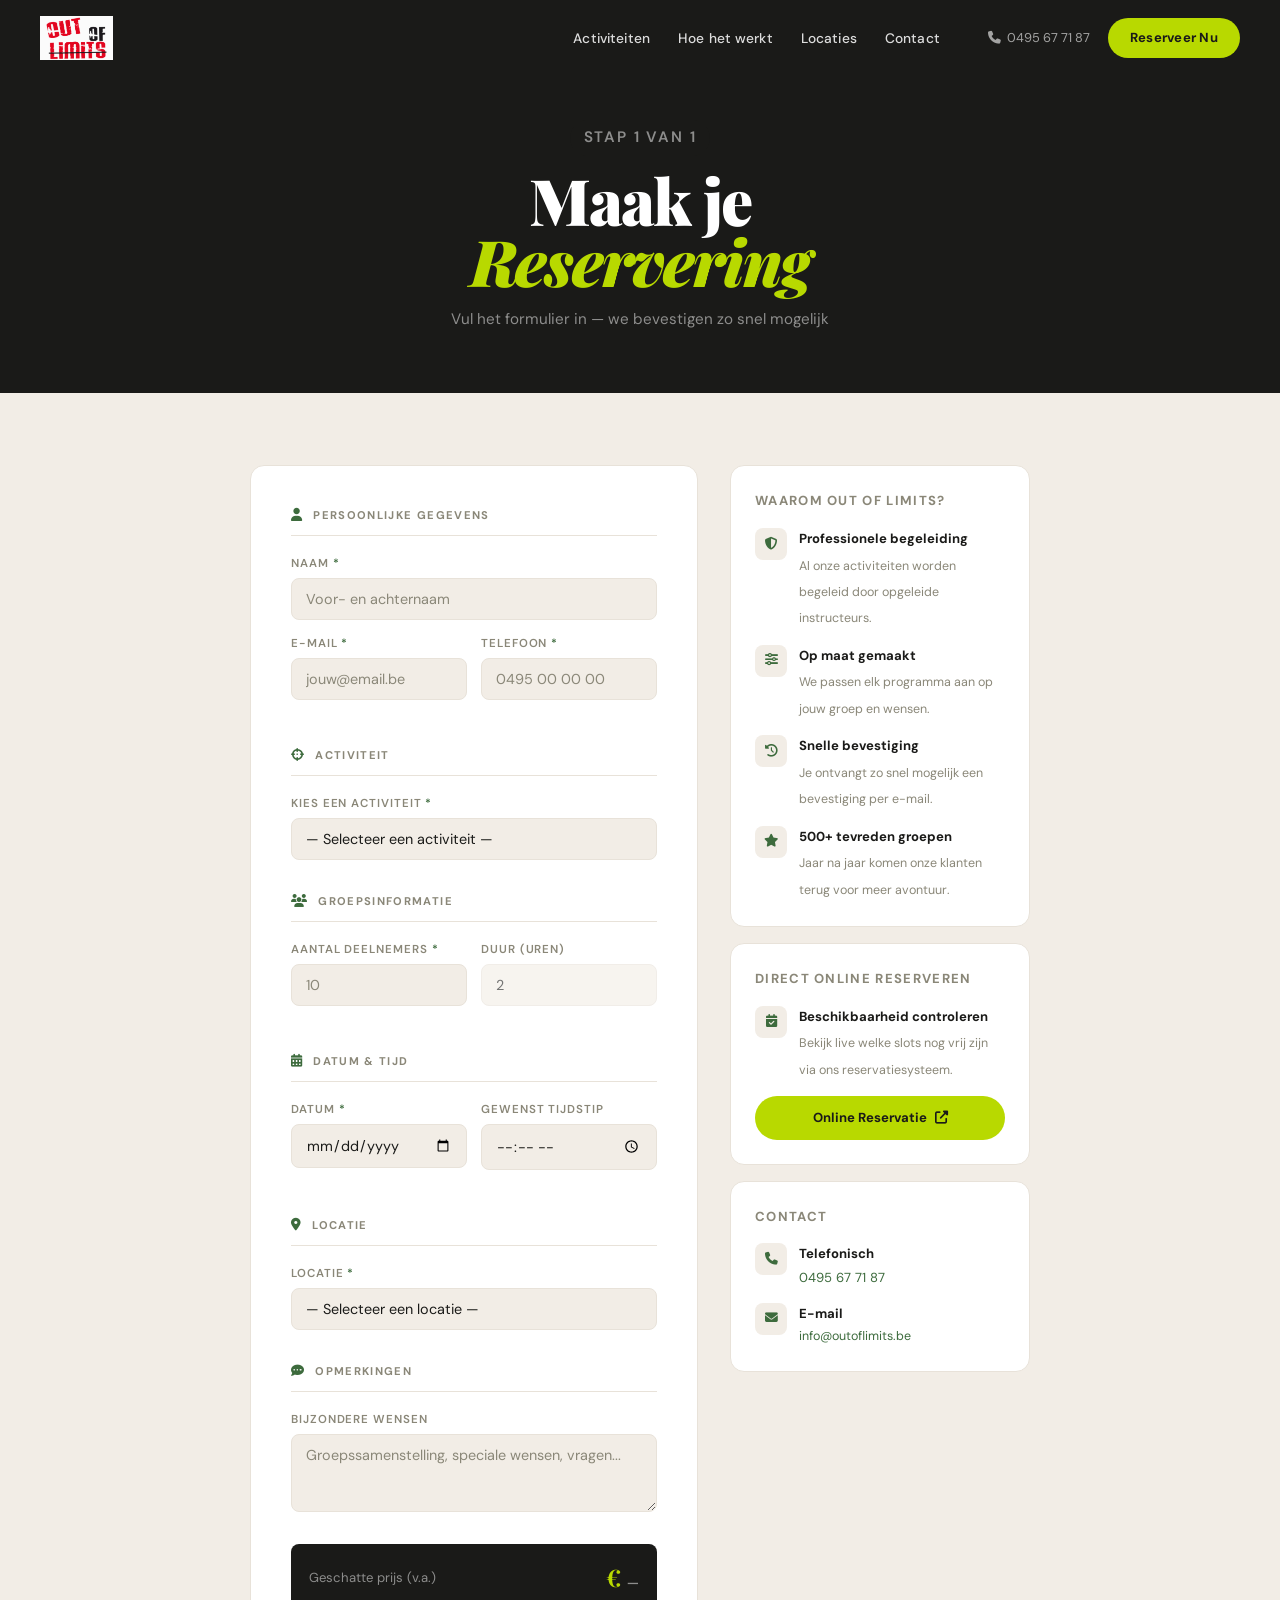
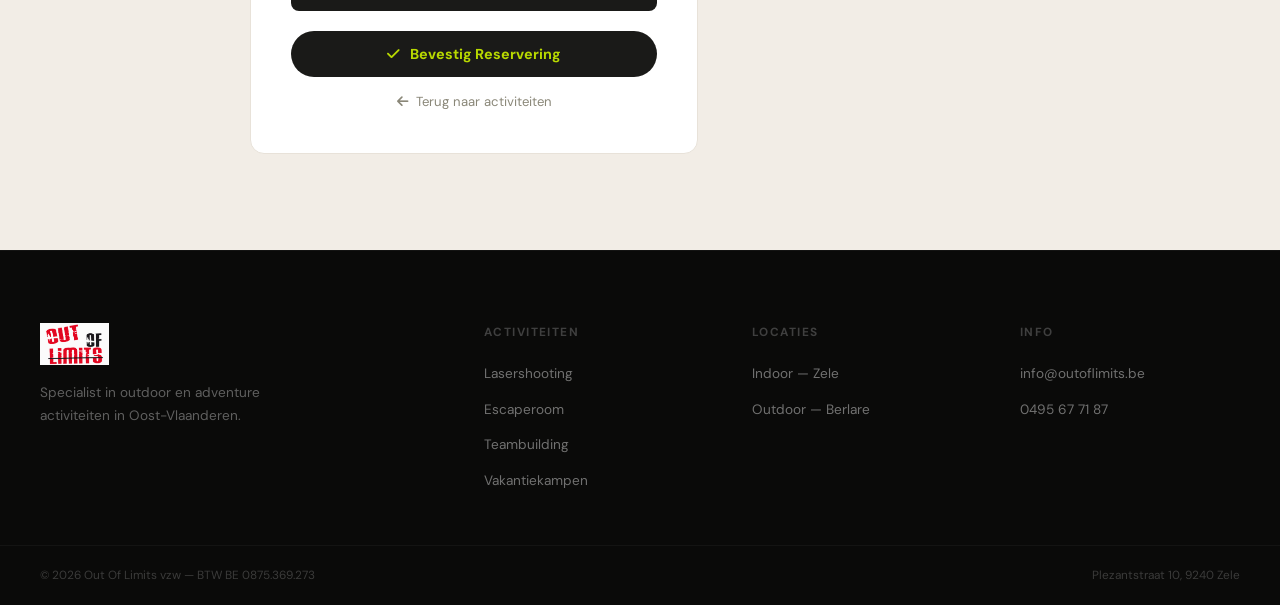
<file: booking.html>
﻿<!DOCTYPE html>
<html lang="nl">
<head>
  <meta charset="UTF-8">
  <meta name="viewport" content="width=device-width, initial-scale=1.0">
  <title>Reserveer &mdash; Out Of Limits</title>
  <link rel="preconnect" href="https://fonts.googleapis.com">
  <link rel="preconnect" href="https://fonts.gstatic.com" crossorigin>
  <link href="https://fonts.googleapis.com/css2?family=Playfair+Display:ital,wght@0,700;0,900;1,700&family=DM+Sans:wght@300;400;500;600&display=swap" rel="stylesheet">
  <link href="https://cdnjs.cloudflare.com/ajax/libs/font-awesome/6.5.0/css/all.min.css" rel="stylesheet">
  <link rel="stylesheet" href="styles.css">
  <style>
    /* ---- Booking page banner ---- */
    .booking-banner {
      background: var(--dark);
      padding: 120px 40px 60px;
      text-align: center;
    }
    .booking-banner .section-tag { margin-bottom: 14px; }
    .booking-banner h1 {
      font-family: 'Playfair Display', serif;
      font-size: clamp(2.8rem, 5vw, 5.5rem);
      font-weight: 900;
      color: var(--white);
      letter-spacing: -.03em;
      line-height: .95;
      margin-bottom: 16px;
    }
    .booking-banner h1 em { font-style:italic; color:var(--lime); }
    .booking-banner p { color:rgba(255,255,255,.5); font-size:.95rem; }

    /* ---- Booking body ---- */
    .booking-body {
      background: var(--cream);
      padding: 72px 0 96px;
    }
    .booking-wrap {
      max-width: 860px;
      margin: 0 auto;
      padding: 0 40px;
      display: grid;
      grid-template-columns: 1fr 300px;
      gap: 32px;
      align-items: start;
    }

    /* ---- Form card ---- */
    .bk-form-card {
      background: var(--white);
      border: 1px solid var(--cream2);
      border-radius: var(--r);
      padding: 40px;
    }
    .bk-section { margin-bottom: 32px; }
    .bk-section-title {
      display: flex;
      align-items: center;
      gap: 10px;
      font-size: .7rem;
      font-weight: 700;
      text-transform: uppercase;
      letter-spacing: .12em;
      color: var(--muted);
      margin-bottom: 18px;
      padding-bottom: 10px;
      border-bottom: 1px solid var(--cream2);
    }
    .bk-section-title i { color: var(--accent); font-size: .8rem; }
    .bk-row { display: grid; grid-template-columns: 1fr 1fr; gap: 14px; }
    .bk-row.full { grid-template-columns: 1fr; }

    .fg { display: flex; flex-direction: column; gap: 5px; margin-bottom: 14px; }
    .fg label {
      font-size: .72rem;
      font-weight: 600;
      color: var(--muted);
      text-transform: uppercase;
      letter-spacing: .08em;
    }
    .fg .req { color: var(--accent); }
    .fg input, .fg select, .fg textarea {
      background: var(--cream);
      border: 1.5px solid var(--cream2);
      border-radius: var(--r-sm);
      padding: 11px 14px;
      font-family: inherit;
      font-size: .9rem;
      color: var(--dark);
      outline: none;
      width: 100%;
      transition: var(--t);
      -webkit-appearance: none;
    }
    .fg input::placeholder, .fg textarea::placeholder { color: var(--muted); }
    .fg input:focus, .fg select:focus, .fg textarea:focus {
      border-color: var(--accent);
      background: var(--white);
      box-shadow: 0 0 0 3px rgba(61,107,61,.1);
    }
    .fg input[readonly] { opacity:.6; cursor:not-allowed; }
    .fg textarea { resize: vertical; }
    .fg select { cursor: pointer; }

    /* activity info box */
    .act-info-box {
      display: none;
      background: var(--cream);
      border: 1.5px solid var(--cream2);
      border-left: 3px solid var(--accent);
      border-radius: var(--r-sm);
      padding: 12px 14px;
      font-size: .84rem;
      color: var(--muted);
      margin-bottom: 14px;
      line-height: 1.6;
    }
    .act-info-box.show { display: block; }
    .act-info-box i { color: var(--accent); margin-right: 6px; }

    /* price bar */
    .price-bar {
      background: var(--dark);
      border-radius: var(--r-sm);
      padding: 14px 18px;
      display: flex;
      justify-content: space-between;
      align-items: center;
      margin-bottom: 20px;
    }
    .price-bar span { font-size: .82rem; color: rgba(255,255,255,.5); }
    .price-bar strong { font-family: 'Playfair Display', serif; font-size: 1.5rem; color: var(--lime); }

    /* submit */
    .bk-submit {
      width: 100%;
      background: var(--dark);
      color: var(--lime);
      border: none;
      padding: 14px;
      border-radius: var(--r-pill);
      font-size: .9rem;
      font-weight: 700;
      cursor: pointer;
      display: flex;
      align-items: center;
      justify-content: center;
      gap: 10px;
      transition: var(--t);
    }
    .bk-submit:hover { background: var(--green); transform: translateY(-1px); box-shadow: var(--sh-h); }
    .bk-submit:disabled { opacity: .6; cursor: not-allowed; transform: none; }

    .bk-back {
      display: flex;
      align-items: center;
      gap: 8px;
      color: var(--muted);
      font-size: .82rem;
      margin-top: 14px;
      justify-content: center;
      transition: var(--t);
    }
    .bk-back:hover { color: var(--dark); }

    /* status */
    .bk-status {
      margin-top: 16px;
      padding: 14px 18px;
      border-radius: var(--r-sm);
      font-size: .88rem;
      text-align: center;
      display: none;
      line-height: 1.6;
    }
    .bk-status.ok  { display:block; background:rgba(61,107,61,.08); color:var(--accent); border:1.5px solid rgba(61,107,61,.18); }
    .bk-status.err { display:block; background:rgba(232,93,42,.08); color:#c04020; border:1.5px solid rgba(232,93,42,.2); }

    /* ---- Sidebar info ---- */
    .bk-sidebar { display: flex; flex-direction: column; gap: 16px; }
    .bk-info-card {
      background: var(--white);
      border: 1px solid var(--cream2);
      border-radius: var(--r);
      padding: 24px;
    }
    .bk-info-card h3 {
      font-family: 'DM Sans', sans-serif;
      font-size: .82rem;
      font-weight: 700;
      text-transform: uppercase;
      letter-spacing: .1em;
      color: var(--muted);
      margin-bottom: 16px;
    }
    .bk-info-item {
      display: flex;
      align-items: flex-start;
      gap: 12px;
      margin-bottom: 14px;
    }
    .bk-info-item:last-child { margin-bottom: 0; }
    .bk-info-icon {
      width: 32px; height: 32px;
      background: var(--cream);
      border-radius: 8px;
      display: flex; align-items: center; justify-content: center;
      color: var(--accent);
      font-size: .8rem;
      flex-shrink: 0;
    }
    .bk-info-item strong { display: block; font-size: .82rem; color: var(--dark); margin-bottom: 2px; }
    .bk-info-item span   { font-size: .78rem; color: var(--muted); line-height: 1.5; }
    .bk-cta-ext {
      display: flex;
      align-items: center;
      justify-content: center;
      gap: 8px;
      background: var(--lime);
      color: var(--dark);
      font-size: .82rem;
      font-weight: 700;
      padding: 11px 18px;
      border-radius: var(--r-pill);
      transition: var(--t);
      margin-top: 4px;
    }
    .bk-cta-ext:hover { background: var(--dark); color: var(--lime); }

    @media (max-width: 780px) {
      .booking-banner { padding: 110px 24px 50px; }
      .booking-wrap   { grid-template-columns: 1fr; padding: 0 24px; }
      .bk-sidebar     { order: -1; }
      .bk-form-card   { padding: 28px 22px; }
      .bk-row         { grid-template-columns: 1fr; }
    }
  </style>
</head>
<body>

  <!-- NAV (identical to index.html) -->
  <nav class="nav" id="mainNav">
    <div class="nav-inner">
      <a href="index.html" class="nav-logo-wrap">
        <img src="logo.png" class="nav-logo-img" alt="Out Of Limits" onerror="this.style.display='none'">
      </a>
      <ul class="nav-menu">
        <li><a href="index.html#activiteiten">Activiteiten</a></li>
        <li><a href="index.html#hoe-het-werkt">Hoe het werkt</a></li>
        <li><a href="index.html#locaties">Locaties</a></li>
        <li><a href="index.html#contact">Contact</a></li>
      </ul>
      <div class="nav-right">
        <a href="tel:+32495677187" class="nav-tel"><i class="fa-solid fa-phone"></i> 0495 67 71 87</a>
        <a href="booking.html" class="nav-cta">Reserveer Nu</a>
      </div>
      <button class="nav-hamburger" id="navHamburger" aria-label="Menu">
        <span></span><span></span><span></span>
      </button>
    </div>
  </nav>

  <!-- MOBILE NAV -->
  <div class="mobile-nav-overlay" id="mobileNav">
    <button class="mobile-nav-close" id="mobileNavClose"><i class="fas fa-times"></i></button>
    <ul class="mobile-nav-links">
      <li><a href="index.html#activiteiten">Activiteiten</a></li>
      <li><a href="index.html#hoe-het-werkt">Hoe het werkt</a></li>
      <li><a href="index.html#locaties">Locaties</a></li>
      <li><a href="index.html#contact">Contact</a></li>
      <li><a href="booking.html" class="mobile-nav-cta">Reserveer Nu</a></li>
    </ul>
  </div>

  <!-- PAGE BANNER -->
  <div class="booking-banner">
    <p class="section-tag">Stap 1 van 1</p>
    <h1>Maak je<br><em>Reservering</em></h1>
    <p>Vul het formulier in &mdash; we bevestigen zo snel mogelijk</p>
  </div>

  <!-- BOOKING BODY -->
  <div class="booking-body">
    <div class="booking-wrap">

      <!-- FORM -->
      <div class="bk-form-card">
        <form id="bookingForm">

          <!-- Persoonlijke gegevens -->
          <div class="bk-section">
            <p class="bk-section-title"><i class="fa-solid fa-user"></i> Persoonlijke gegevens</p>
            <div class="bk-row full">
              <div class="fg">
                <label>Naam <span class="req">*</span></label>
                <input type="text" id="customerName" name="customerName" placeholder="Voor- en achternaam" required>
              </div>
            </div>
            <div class="bk-row">
              <div class="fg">
                <label>E-mail <span class="req">*</span></label>
                <input type="email" id="customerEmail" name="customerEmail" placeholder="jouw@email.be" required>
              </div>
              <div class="fg">
                <label>Telefoon <span class="req">*</span></label>
                <input type="tel" id="customerPhone" name="customerPhone" placeholder="0495 00 00 00" required>
              </div>
            </div>
          </div>

          <!-- Activiteit -->
          <div class="bk-section">
            <p class="bk-section-title"><i class="fa-solid fa-crosshairs"></i> Activiteit</p>
            <div class="fg">
              <label>Kies een activiteit <span class="req">*</span></label>
              <select id="activityType" name="activityType" required>
                <option value="">&mdash; Selecteer een activiteit &mdash;</option>
              </select>
            </div>
            <div id="activityDescription" class="act-info-box">
              <i class="fa-solid fa-circle-info"></i>
              <span id="activityDescText"></span>
            </div>
          </div>

          <!-- Groep -->
          <div class="bk-section">
            <p class="bk-section-title"><i class="fa-solid fa-users"></i> Groepsinformatie</p>
            <div class="bk-row">
              <div class="fg">
                <label>Aantal deelnemers <span class="req">*</span></label>
                <input type="number" id="groupSize" name="groupSize" min="1" max="200" placeholder="10" required>
              </div>
              <div class="fg">
                <label>Duur (uren)</label>
                <input type="number" id="durationHours" name="durationHours" min="1" max="12" value="2" readonly>
              </div>
            </div>
          </div>

          <!-- Datum & Tijd -->
          <div class="bk-section">
            <p class="bk-section-title"><i class="fa-solid fa-calendar-days"></i> Datum &amp; Tijd</p>
            <div class="bk-row">
              <div class="fg">
                <label>Datum <span class="req">*</span></label>
                <input type="date" id="preferredDate" name="preferredDate" required>
              </div>
              <div class="fg">
                <label>Gewenst tijdstip</label>
                <input type="time" id="preferredTime" name="preferredTime">
              </div>
            </div>
          </div>

          <!-- Locatie -->
          <div class="bk-section">
            <p class="bk-section-title"><i class="fa-solid fa-location-dot"></i> Locatie</p>
            <div class="fg">
              <label>Locatie <span class="req">*</span></label>
              <select id="location" name="location" required>
                <option value="">&mdash; Selecteer een locatie &mdash;</option>
                <option value="Indoor - Zele">Indoor &mdash; Zele (Langevelde 1C)</option>
                <option value="Outdoor - Donkoeverpark">Outdoor &mdash; Donkoeverpark, Berlare</option>
                <option value="Op Locatie">Op Locatie (Mobiel)</option>
              </select>
            </div>
          </div>

          <!-- Opmerkingen -->
          <div class="bk-section">
            <p class="bk-section-title"><i class="fa-solid fa-comment-dots"></i> Opmerkingen</p>
            <div class="fg">
              <label>Bijzondere wensen</label>
              <textarea id="specialRequirements" name="specialRequirements" rows="3" placeholder="Groepssamenstelling, speciale wensen, vragen..."></textarea>
            </div>
          </div>

          <!-- Prijs -->
          <div class="price-bar">
            <span>Geschatte prijs (v.a.)</span>
            <strong>&euro; <span id="estimatedPrice">&mdash;</span></strong>
          </div>

          <!-- Submit -->
          <button type="submit" class="bk-submit" id="bkSubmitBtn">
            <i class="fa-solid fa-check"></i> Bevestig Reservering
          </button>
          <a href="index.html" class="bk-back">
            <i class="fa-solid fa-arrow-left"></i> Terug naar activiteiten
          </a>

          <div id="bookingStatus" class="bk-status"></div>

        </form>
      </div>

      <!-- SIDEBAR -->
      <aside class="bk-sidebar">

        <div class="bk-info-card">
          <h3>Waarom Out Of Limits?</h3>
          <div class="bk-info-item">
            <div class="bk-info-icon"><i class="fa-solid fa-shield-halved"></i></div>
            <div><strong>Professionele begeleiding</strong><span>Al onze activiteiten worden begeleid door opgeleide instructeurs.</span></div>
          </div>
          <div class="bk-info-item">
            <div class="bk-info-icon"><i class="fa-solid fa-sliders"></i></div>
            <div><strong>Op maat gemaakt</strong><span>We passen elk programma aan op jouw groep en wensen.</span></div>
          </div>
          <div class="bk-info-item">
            <div class="bk-info-icon"><i class="fa-solid fa-clock-rotate-left"></i></div>
            <div><strong>Snelle bevestiging</strong><span>Je ontvangt zo snel mogelijk een bevestiging per e-mail.</span></div>
          </div>
          <div class="bk-info-item">
            <div class="bk-info-icon"><i class="fa-solid fa-star"></i></div>
            <div><strong>500+ tevreden groepen</strong><span>Jaar na jaar komen onze klanten terug voor meer avontuur.</span></div>
          </div>
        </div>

        <div class="bk-info-card">
          <h3>Direct online reserveren</h3>
          <div class="bk-info-item">
            <div class="bk-info-icon"><i class="fa-solid fa-calendar-check"></i></div>
            <div><strong>Beschikbaarheid controleren</strong><span>Bekijk live welke slots nog vrij zijn via ons reservatiesysteem.</span></div>
          </div>
          <a href="https://reservaties.outoflimits.be/" target="_blank" rel="noopener" class="bk-cta-ext">
            Online Reservatie <i class="fa-solid fa-external-link-alt"></i>
          </a>
        </div>

        <div class="bk-info-card">
          <h3>Contact</h3>
          <div class="bk-info-item">
            <div class="bk-info-icon"><i class="fa-solid fa-phone"></i></div>
            <div><strong>Telefonisch</strong><a href="tel:+32495677187" style="font-size:.82rem;color:var(--accent);display:block;">0495 67 71 87</a></div>
          </div>
          <div class="bk-info-item">
            <div class="bk-info-icon"><i class="fa-solid fa-envelope"></i></div>
            <div><strong>E-mail</strong><a href="mailto:info@outoflimits.be" style="font-size:.78rem;color:var(--accent);display:block;">info@outoflimits.be</a></div>
          </div>
        </div>

      </aside>
    </div>
  </div>

  <!-- FOOTER -->
  <footer class="footer">
    <div class="footer-top">
      <div class="footer-brand">
        <img src="logo.png" alt="Out Of Limits" class="footer-logo" onerror="this.style.display='none'">
        <p>Specialist in outdoor en adventure activiteiten in Oost-Vlaanderen.</p>
      </div>
      <div class="footer-col">
        <h4>Activiteiten</h4>
        <ul>
          <li><a href="index.html#activiteiten">Lasershooting</a></li>
          <li><a href="index.html#activiteiten">Escaperoom</a></li>
          <li><a href="index.html#activiteiten">Teambuilding</a></li>
          <li><a href="index.html#activiteiten">Vakantiekampen</a></li>
        </ul>
      </div>
      <div class="footer-col">
        <h4>Locaties</h4>
        <ul>
          <li><a href="index.html#locaties">Indoor &mdash; Zele</a></li>
          <li><a href="index.html#locaties">Outdoor &mdash; Berlare</a></li>
        </ul>
      </div>
      <div class="footer-col">
        <h4>Info</h4>
        <ul>
          <li><a href="mailto:info@outoflimits.be">info@outoflimits.be</a></li>
          <li><a href="tel:+32495677187">0495 67 71 87</a></li>
        </ul>
      </div>
    </div>
    <div class="footer-bottom">
      <span>&copy; 2026 Out Of Limits vzw &mdash; BTW BE 0875.369.273</span>
      <span>Plezantstraat 10, 9240 Zele</span>
    </div>
  </footer>

  <script src="script.js"></script>
  <script>
    document.addEventListener('DOMContentLoaded', function () {
      loadActivitiesForBooking();
      document.getElementById('preferredDate').min = new Date().toISOString().split('T')[0];
      document.getElementById('groupSize').addEventListener('input', calculatePrice);
      document.getElementById('bookingForm').addEventListener('submit', handleBookingSubmit);
    });

    async function loadActivitiesForBooking() {
      const select = document.getElementById('activityType');
      try {
        const res = await fetch('./activities.json');
        if (!res.ok) throw new Error('load fail');
        const activities = await res.json();
        activities.forEach(act => {
          const opt = document.createElement('option');
          opt.value = act.name;
          opt.textContent = `${act.name}  —  €${act.base_price}`;
          opt.dataset.description = act.description || '';
          opt.dataset.duration = act.default_duration_hours || 2;
          opt.dataset.price = act.base_price;
          select.appendChild(opt);
        });
        select.addEventListener('change', function () {
          const sel = this.options[this.selectedIndex];
          const box = document.getElementById('activityDescription');
          if (this.value) {
            document.getElementById('activityDescText').textContent = sel.dataset.description;
            box.classList.add('show');
            document.getElementById('durationHours').value = sel.dataset.duration;
          } else {
            box.classList.remove('show');
          }
          calculatePrice();
        });
      } catch (err) {
        select.innerHTML = '<option value="">Kon activiteiten niet laden</option>';
      }
    }

    function calculatePrice() {
      const sel = document.getElementById('activityType');
      const n   = parseInt(document.getElementById('groupSize').value) || 0;
      const priceEl = document.getElementById('estimatedPrice');
      if (!sel.value || n === 0) { priceEl.textContent = '—'; return; }
      const base = parseFloat(sel.options[sel.selectedIndex].dataset.price) || 0;
      priceEl.textContent = base.toFixed(2);
    }

    async function handleBookingSubmit(e) {
      e.preventDefault();
      const statusDiv = document.getElementById('bookingStatus');
      const btn = document.getElementById('bkSubmitBtn');
      const orig = btn.innerHTML;
      btn.innerHTML = '<i class="fas fa-spinner fa-spin"></i> Verwerken...';
      btn.disabled = true;
      statusDiv.className = 'bk-status';
      statusDiv.textContent = '';

      const data = {
        customer_name:        document.getElementById('customerName').value,
        customer_email:       document.getElementById('customerEmail').value,
        customer_phone:       document.getElementById('customerPhone').value,
        activity_type:        document.getElementById('activityType').value,
        group_size:           parseInt(document.getElementById('groupSize').value),
        preferred_date:       document.getElementById('preferredDate').value,
        preferred_time:       document.getElementById('preferredTime').value,
        duration_hours:       parseInt(document.getElementById('durationHours').value),
        location:             document.getElementById('location').value,
        special_requirements: document.getElementById('specialRequirements').value
      };

      try {
        // Save booking to localStorage (local storage, no backend needed)
        const bookings = JSON.parse(localStorage.getItem('bookings') || '[]');
        data.id = 'BK' + Date.now();
        data.timestamp = new Date().toISOString();
        bookings.push(data);
        localStorage.setItem('bookings', JSON.stringify(bookings));
        
        // Show success message
        statusDiv.className = 'bk-status ok';
        statusDiv.innerHTML = `<strong>&#10003; Reservering ontvangen!</strong><br>We nemen contact op via ${data.customer_email}.<br><small>Nr: ${data.id}</small>`;
        document.getElementById('bookingForm').reset();
        document.getElementById('estimatedPrice').textContent = '—';
        document.getElementById('activityDescription').classList.remove('show');
        window.scrollTo({ top: 0, behavior: 'smooth' });
        setTimeout(() => { window.location.href = 'index.html'; }, 6000);
      } catch (err) {
        statusDiv.className = 'bk-status err';
        statusDiv.textContent = '✗ Er is een fout opgetreden. Bel ons op 0495 67 71 87 of probeer opnieuw.';
      } finally {
        btn.innerHTML = orig;
        btn.disabled = false;
      }
    }
  </script>
</body>
</html>
</file>
<file: styles.css>
/* =============================================================
   OUT OF LIMITS — plan-co inspired design
   Cream/off-white, big editorial typography, clean cards
   ============================================================= */

/* ---- TOKENS ---- */
:root {
  --cream:   #f2ede6;
  --cream2:  #e8e2d9;
  --dark:    #1a1a18;
  --body:    #3d3d38;
  --muted:   #8a8778;
  --white:   #ffffff;
  --black:   #0a0a09;
  --green:   #2a4a2a;
  --accent:  #3d6b3d;
  --lime:    #b8d900;

  --r:     14px;
  --r-sm:  8px;
  --r-pill: 999px;
  --sh:    0 2px 16px rgba(26,26,24,.07);
  --sh-h:  0 8px 40px rgba(26,26,24,.13);
  --ease:  cubic-bezier(.4,0,.2,1);
  --t:     .28s var(--ease);
}

/* ---- RESET ---- */
*,*::before,*::after { box-sizing:border-box; margin:0; padding:0; }
html { scroll-behavior:smooth; font-size:16px; }
body {
  font-family: 'DM Sans', system-ui, sans-serif;
  background: var(--cream);
  color: var(--body);
  line-height: 1.65;
  overflow-x: hidden;
  -webkit-font-smoothing: antialiased;
}
a { color:inherit; text-decoration:none; }
ul { list-style:none; }
button { font-family:inherit; cursor:pointer; }

/* ---- IMG (targeted, not global) ---- */
.hero-img,
.act-img,
.loc-img { display:block; width:100%; height:100%; object-fit:cover; }

/* ---- CONTAINER ---- */
.container {
  max-width: 1280px;
  margin: 0 auto;
  padding: 0 40px;
}

/* ---- TYPOGRAPHY ---- */
h2 {
  font-family: 'Playfair Display', Georgia, serif;
  font-size: clamp(2.4rem, 4.5vw, 4.2rem);
  font-weight: 700;
  color: var(--dark);
  line-height: 1.05;
  margin-bottom: 52px;
  letter-spacing: -.02em;
}
h2 em { font-style: italic; color: var(--accent); }
h2.centered { text-align:center; }
h3 {
  font-family: 'Playfair Display', Georgia, serif;
  font-size: 1.3rem;
  font-weight: 700;
  color: var(--dark);
  margin-bottom: 8px;
}
p { color: var(--body); line-height: 1.7; }

.section-tag {
  display: inline-block;
  background: var(--dark);
  color: var(--lime);
  font-size: .72rem;
  font-weight: 600;
  letter-spacing: .12em;
  text-transform: uppercase;
  padding: 5px 14px;
  border-radius: var(--r-pill);
  margin-bottom: 20px;
}
.section-tag.centered { display:block; text-align:center; }

/* ---- BUTTONS ---- */
.btn-primary {
  display: inline-flex;
  align-items: center;
  gap: 10px;
  background: var(--dark);
  color: var(--lime);
  padding: 14px 32px;
  border-radius: var(--r-pill);
  font-size: .9rem;
  font-weight: 600;
  letter-spacing: .01em;
  transition: var(--t);
  white-space: nowrap;
}
.btn-primary:hover { background: var(--green); transform:translateY(-2px); box-shadow: var(--sh-h); }

.btn-ghost {
  display: inline-flex;
  align-items: center;
  gap: 10px;
  border: 2px solid rgba(255,255,255,.45);
  color: var(--white);
  padding: 13px 30px;
  border-radius: var(--r-pill);
  font-size: .9rem;
  font-weight: 500;
  transition: var(--t);
  white-space: nowrap;
}
.btn-ghost:hover { border-color:var(--white); background:rgba(255,255,255,.1); }

.btn-outline {
  display: inline-flex;
  align-items: center;
  gap: 10px;
  border: 2px solid var(--dark);
  color: var(--dark);
  padding: 12px 28px;
  border-radius: var(--r-pill);
  font-size: .88rem;
  font-weight: 600;
  transition: var(--t);
}
.btn-outline:hover { background:var(--dark); color:var(--lime); }

/* =========================================================
   NAV
   ========================================================= */
.nav {
  position: fixed;
  top: 0; left: 0; right: 0;
  z-index: 500;
  padding: 16px 0;
  transition: var(--t);
}
.nav.scrolled {
  background: rgba(242,237,230,.94);
  backdrop-filter: blur(20px);
  -webkit-backdrop-filter: blur(20px);
  padding: 10px 0;
  box-shadow: 0 1px 0 rgba(26,26,24,.08), var(--sh);
}
.nav-inner {
  max-width: 1280px;
  margin: 0 auto;
  padding: 0 40px;
  display: flex;
  align-items: center;
  gap: 28px;
}
.nav-logo-wrap { flex-shrink:0; display:flex; align-items:center; }
.nav-logo-img { height: 44px; width: auto; display: block; object-fit: contain; }

.nav-menu {
  display: flex;
  gap: 28px;
  margin-left: auto;
}
.nav-menu a {
  font-size: .86rem;
  font-weight: 500;
  color: rgba(255,255,255,.85);
  transition: var(--t);
  letter-spacing: .01em;
}
.nav.scrolled .nav-menu a { color: var(--body); }
.nav-menu a:hover { color:var(--white); }
.nav.scrolled .nav-menu a:hover { color:var(--dark); }

.nav-right {
  display: flex;
  align-items: center;
  gap: 18px;
  margin-left: 20px;
}
.nav-tel {
  font-size: .8rem;
  color: rgba(255,255,255,.6);
  display: flex;
  align-items: center;
  gap: 6px;
  transition: var(--t);
}
.nav-tel:hover { color:var(--white); }
.nav.scrolled .nav-tel { color:var(--muted); }
.nav.scrolled .nav-tel:hover { color:var(--dark); }

.nav-cta {
  background: var(--lime);
  color: var(--dark);
  padding: 9px 22px;
  border-radius: var(--r-pill);
  font-size: .82rem;
  font-weight: 700;
  letter-spacing: .02em;
  transition: var(--t);
  white-space: nowrap;
}
.nav-cta:hover { background: var(--white); transform:translateY(-1px); box-shadow:var(--sh); }

.nav-hamburger {
  display: none;
  flex-direction: column;
  gap: 5px;
  background: none;
  border: none;
  padding: 6px;
  margin-left: auto;
}
.nav-hamburger span {
  display: block;
  width: 24px; height: 2px;
  background: var(--white);
  border-radius: 2px;
  transition: var(--t);
}
.nav.scrolled .nav-hamburger span { background: var(--dark); }

/* =========================================================
   MOBILE NAV
   ========================================================= */
.mobile-nav-overlay {
  position: fixed;
  inset: 0;
  background: var(--dark);
  z-index: 9999;
  display: none;
  flex-direction: column;
  align-items: center;
  justify-content: center;
}
.mobile-nav-overlay.open { display:flex; }
.mobile-nav-close {
  position: absolute;
  top: 24px; right: 28px;
  background: none;
  border: none;
  color: var(--white);
  font-size: 1.5rem;
  cursor: pointer;
}
.mobile-nav-links {
  display: flex;
  flex-direction: column;
  align-items: center;
  gap: 6px;
}
.mobile-nav-links a {
  font-family: 'Playfair Display', serif;
  font-size: clamp(2rem, 7vw, 3rem);
  font-weight: 700;
  color: rgba(255,255,255,.8);
  padding: 8px 28px;
  transition: var(--t);
  letter-spacing: -.01em;
}
.mobile-nav-links a:hover { color:var(--lime); }
.mobile-nav-cta {
  margin-top: 20px;
  background: var(--lime) !important;
  color: var(--dark) !important;
  border-radius: var(--r-pill);
  font-family: 'DM Sans', sans-serif !important;
  font-size: .95rem !important;
  font-weight: 700 !important;
  padding: 13px 40px !important;
}

/* =========================================================
   HERO
   ========================================================= */
.hero {
  position: relative;
  min-height: 100vh;
  display: flex;
  flex-direction: column;
  justify-content: center;
  overflow: hidden;
}
.hero-media {
  position: absolute;
  inset: 0;
}
.hero-img { animation: heroZoom 14s ease-out forwards; }
@keyframes heroZoom { from { transform:scale(1.08); } to { transform:scale(1.0); } }
.hero-veil {
  position: absolute;
  inset: 0;
  background: linear-gradient(160deg,
    rgba(10,20,10,.85) 0%,
    rgba(10,20,10,.55) 50%,
    rgba(10,20,10,.2) 100%
  );
}
.hero-body {
  position: relative;
  z-index: 2;
  max-width: 1280px;
  margin: 0 auto;
  padding: 120px 40px 60px;
}
.hero-eyebrow {
  display: inline-flex;
  align-items: center;
  gap: 8px;
  background: rgba(255,255,255,.12);
  border: 1px solid rgba(255,255,255,.2);
  backdrop-filter: blur(10px);
  color: rgba(255,255,255,.9);
  font-size: .8rem;
  font-weight: 500;
  padding: 6px 18px;
  border-radius: var(--r-pill);
  margin-bottom: 28px;
  width: fit-content;
}
.hero-title {
  font-family: 'Playfair Display', Georgia, serif;
  font-size: clamp(4rem, 9vw, 9.5rem);
  font-weight: 900;
  color: var(--white);
  line-height: .9;
  letter-spacing: -.03em;
  margin-bottom: 28px;
}
.hero-title em { font-style: italic; color: var(--lime); }
.hero-sub {
  color: rgba(255,255,255,.7);
  font-size: 1.05rem;
  max-width: 520px;
  margin-bottom: 44px;
  line-height: 1.8;
}
.hero-actions { display:flex; gap:14px; flex-wrap:wrap; }

.hero-strip {
  position: relative;
  z-index: 2;
  display: flex;
  background: rgba(10,10,8,.7);
  backdrop-filter: blur(18px);
  border-top: 1px solid rgba(255,255,255,.06);
  margin-top: auto;
}
.hero-strip-item {
  flex: 1;
  padding: 22px 32px;
  text-align: center;
  border-right: 1px solid rgba(255,255,255,.06);
}
.hero-strip-item:last-child { border-right:none; }
.hero-strip-item strong {
  display: block;
  font-family: 'Playfair Display', serif;
  font-size: 2rem;
  font-weight: 700;
  color: var(--lime);
  line-height: 1.1;
}
.hero-strip-item span {
  font-size: .72rem;
  color: rgba(255,255,255,.45);
  text-transform: uppercase;
  letter-spacing: .08em;
}

/* =========================================================
   INTRO
   ========================================================= */
.intro {
  background: var(--white);
  padding: 96px 0;
}
.intro-tag { /* same as .section-tag */ }
.intro-title {
  font-family: 'Playfair Display', serif;
  font-size: clamp(2.2rem, 4vw, 3.8rem);
  font-weight: 700;
  color: var(--dark);
  line-height: 1.08;
  letter-spacing: -.02em;
  margin-bottom: 52px;
}
.intro-title em { font-style:italic; color:var(--accent); }
.intro-grid {
  display: grid;
  grid-template-columns: repeat(4, 1fr);
  gap: 0;
  border: 1px solid var(--cream2);
  border-radius: var(--r);
  overflow: hidden;
}
.intro-card {
  padding: 44px 36px;
  border-right: 1px solid var(--cream2);
  transition: var(--t);
}
.intro-card:last-child { border-right:none; }
.intro-card:hover { background: var(--cream); }
.intro-icon {
  width: 50px; height: 50px;
  background: var(--dark);
  border-radius: 12px;
  display: flex; align-items:center; justify-content:center;
  color: var(--lime);
  font-size: 1.2rem;
  margin-bottom: 22px;
}
.intro-card h3 {
  font-family: 'DM Sans', sans-serif;
  font-size: 1.05rem;
  font-weight: 700;
  color: var(--dark);
  margin-bottom: 10px;
}
.intro-card p { font-size: .88rem; color: var(--muted); line-height: 1.65; }

/* =========================================================
   ACTIVITEITEN
   ========================================================= */
.activiteiten {
  background: var(--cream);
  padding: 96px 0;
}
.section-head {
  display: flex;
  justify-content: space-between;
  align-items: flex-end;
  margin-bottom: 52px;
  gap: 24px;
  flex-wrap: wrap;
}
.section-head h2 { margin-bottom:0; }
.act-filters {
  display: flex;
  gap: 6px;
  flex-wrap: wrap;
}
.filter {
  padding: 7px 18px;
  border-radius: var(--r-pill);
  border: 1.5px solid var(--cream2);
  background: var(--white);
  color: var(--muted);
  font-size: .8rem;
  font-weight: 600;
  transition: var(--t);
  cursor: pointer;
}
.filter:hover { border-color:var(--dark); color:var(--dark); }
.filter.active { background:var(--dark); border-color:var(--dark); color:var(--lime); }

.act-grid {
  display: grid;
  grid-template-columns: repeat(3, 1fr);
  gap: 20px;
}
.act-card {
  background: var(--white);
  border-radius: var(--r);
  overflow: hidden;
  border: 1px solid var(--cream2);
  transition: var(--t);
}
.act-card:hover { transform:translateY(-5px); box-shadow:var(--sh-h); }
.act-card.hidden { display:none; }

.act-img-wrap {
  position: relative;
  height: 220px;
  overflow: hidden;
  background: var(--cream2);
}
.act-img { transition: transform .65s ease; }
.act-card:hover .act-img { transform:scale(1.05); }

.act-tag {
  position: absolute;
  top: 12px; right: 12px;
  padding: 4px 12px;
  border-radius: var(--r-pill);
  font-size: .68rem;
  font-weight: 700;
  letter-spacing: .06em;
  text-transform: uppercase;
}
.act-tag.indoor   { background:rgba(10,10,8,.82); color:var(--lime); }
.act-tag.outdoor  { background:var(--lime); color:var(--dark); }
.act-tag.kamp     { background:#e85d2a; color:var(--white); }
.act-tag.verjaardag { background:#f0c000; color:var(--dark); }
.act-tag.verhuur  { background:rgba(50,50,50,.85); color:var(--white); }

.act-info { padding: 22px 24px 24px; }
.act-category {
  font-size: .7rem;
  font-weight: 700;
  text-transform: uppercase;
  letter-spacing: .1em;
  color: var(--accent);
  display: flex;
  align-items: center;
  gap: 5px;
  margin-bottom: 6px;
}
.act-info h3 {
  font-family: 'DM Sans', sans-serif;
  font-size: 1.05rem;
  font-weight: 700;
  color: var(--dark);
  margin-bottom: 8px;
  line-height: 1.3;
}
.act-desc { font-size: .84rem; color: var(--muted); line-height: 1.6; margin-bottom: 14px; }
.act-meta {
  display: flex;
  gap: 10px;
  flex-wrap: wrap;
  padding: 12px 0 14px;
  border-top: 1px solid var(--cream2);
  border-bottom: 1px solid var(--cream2);
  margin-bottom: 14px;
}
.act-meta span {
  font-size: .74rem;
  color: var(--muted);
  display: flex;
  align-items: center;
  gap: 5px;
}
.act-meta i { color: var(--accent); font-size: .7rem; }
.act-btn {
  display: inline-flex;
  align-items: center;
  gap: 8px;
  background: var(--dark);
  color: var(--lime);
  padding: 9px 20px;
  border-radius: var(--r-pill);
  font-size: .78rem;
  font-weight: 700;
  letter-spacing: .02em;
  transition: var(--t);
}
.act-btn:hover { background:var(--green); transform:translateX(2px); }

/* =========================================================
   HOE HET WERKT
   ========================================================= */
.hoe-het-werkt {
  background: var(--dark);
  padding: 96px 0;
}
.hoe-het-werkt .section-tag { background:rgba(184,217,0,.15); color:var(--lime); border:1px solid rgba(184,217,0,.2); }
.hoe-het-werkt h2 { color:var(--white); text-align:center; }
.hoe-het-werkt h2 em { color:var(--lime); }
.steps {
  display: flex;
  align-items: stretch;
  gap: 0;
  margin-bottom: 56px;
}
.step {
  flex: 1;
  padding: 48px 40px;
  border: 1px solid rgba(255,255,255,.06);
  border-radius: var(--r);
  transition: var(--t);
}
.step:hover { background:rgba(184,217,0,.04); border-color:rgba(184,217,0,.15); }
.step-arrow {
  display: flex; align-items:center;
  padding: 0 18px;
  color: rgba(184,217,0,.35);
  font-size: 1.3rem;
  flex-shrink: 0;
}
.step-num {
  font-family: 'Playfair Display', serif;
  font-size: 4rem;
  font-weight: 700;
  color: rgba(255,255,255,.06);
  line-height: 1;
  margin-bottom: 20px;
}
.step h3 {
  font-family: 'DM Sans', sans-serif;
  font-size: 1.1rem;
  font-weight: 700;
  color: var(--white);
  margin-bottom: 10px;
}
.step p { font-size:.88rem; color:rgba(255,255,255,.5); line-height:1.7; }
.steps-cta { text-align:center; }

/* =========================================================
   LOCATIES
   ========================================================= */
.locaties {
  background: var(--white);
  padding: 96px 0;
}
.loc-grid {
  display: grid;
  grid-template-columns: repeat(3, 1fr);
  gap: 24px;
}
.loc-card {
  border-radius: var(--r);
  overflow: hidden;
  border: 1px solid var(--cream2);
  background: var(--white);
  transition: var(--t);
}
.loc-card:hover { transform:translateY(-4px); box-shadow:var(--sh-h); }
.loc-img-wrap { position:relative; height:240px; overflow:hidden; background:var(--cream2); }
.loc-img { transition:transform .6s ease; }
.loc-card:hover .loc-img { transform:scale(1.04); }
.loc-badge {
  position:absolute; top:14px; left:14px;
  padding:5px 14px; border-radius:var(--r-pill);
  font-size:.68rem; font-weight:700;
  letter-spacing:.07em; text-transform:uppercase;
}
.loc-badge.outdoor { background:var(--lime); color:var(--dark); }
.loc-badge.indoor  { background:var(--dark); color:var(--lime); }
.loc-badge.mobiel  { background:#e85d2a; color:var(--white); }
.loc-body { padding:28px; }
.loc-body h3 { font-size:1.15rem; margin-bottom:6px; }
.loc-address {
  font-size: .78rem;
  color: var(--muted);
  display: flex; align-items:center; gap:6px;
  margin-bottom: 12px;
}
.loc-address i { color:var(--accent); }
.loc-body > p { font-size:.85rem; color:var(--muted); line-height:1.65; margin-bottom:18px; }
.loc-list { display:flex; flex-direction:column; gap:7px; }
.loc-list li { font-size:.82rem; color:var(--body); display:flex; align-items:center; gap:9px; }
.loc-list i { color:var(--accent); font-size:.68rem; flex-shrink:0; }

/* =========================================================
   REVIEWS
   ========================================================= */
.reviews { background:var(--cream); padding:96px 0; }
.reviews h2 { text-align:center; }
.reviews-grid {
  display: grid;
  grid-template-columns: repeat(3,1fr);
  gap: 20px;
}
.review-card {
  background: var(--white);
  border: 1px solid var(--cream2);
  border-radius: var(--r);
  padding: 36px;
  transition: var(--t);
}
.review-card:hover { box-shadow:var(--sh-h); }
.review-featured {
  background: var(--dark);
  border-color: var(--dark);
}
.review-featured .review-stars { color:var(--lime) !important; }
.review-featured p { color:rgba(255,255,255,.82) !important; }
.review-featured strong { color:var(--white) !important; }
.review-featured small  { color:rgba(255,255,255,.45) !important; }
.review-featured .review-avatar { background:rgba(255,255,255,.12) !important; color:var(--white) !important; }
.review-stars { font-size:1.1rem; color:var(--accent); letter-spacing:2px; margin-bottom:16px; }
.review-card > p { font-size:.9rem; color:var(--body); line-height:1.75; margin-bottom:24px; font-style:italic; }
.review-author { display:flex; align-items:center; gap:12px; }
.review-avatar {
  width:40px; height:40px; border-radius:50%;
  background:var(--cream2); color:var(--muted);
  display:flex; align-items:center; justify-content:center;
  font-size:.78rem; font-weight:700; flex-shrink:0;
}
.review-author strong { display:block; font-size:.88rem; color:var(--dark); }
.review-author small { font-size:.75rem; color:var(--muted); }

/* =========================================================
   FAQ
   ========================================================= */
.faq { background:var(--white); padding:96px 0; }
.faq-container {
  display: grid;
  grid-template-columns: 1fr 1.8fr;
  gap: 80px;
  align-items: start;
}
.faq-left h2 { margin-bottom:16px; }
.faq-left > p { font-size:.9rem; color:var(--muted); margin-bottom:28px; }
.faq-items { display:flex; flex-direction:column; gap:4px; }
.faq-item { border:1px solid var(--cream2); border-radius:var(--r-sm); overflow:hidden; }
.faq-btn {
  width:100%; background:var(--white); border:none;
  padding:18px 22px;
  display:flex; justify-content:space-between; align-items:center; gap:16px;
  text-align:left; font-size:.92rem; font-weight:600; color:var(--dark);
  cursor:pointer; transition:var(--t);
}
.faq-btn:hover { background:var(--cream); color:var(--accent); }
.faq-btn.open  { background:var(--dark); color:var(--lime); }
.faq-btn i { flex-shrink:0; transition:transform .3s ease; }
.faq-btn.open i { transform:rotate(45deg); color:var(--lime); }
.faq-ans {
  max-height: 0; overflow:hidden; background:var(--white);
  transition: max-height .38s ease;
}
.faq-ans.open { max-height:200px; }
.faq-ans p { padding:14px 22px 18px; font-size:.87rem; color:var(--muted); line-height:1.7; }

/* =========================================================
   CONTACT
   ========================================================= */
.contact { background:var(--dark); padding:96px 0; }
.contact .section-tag { background:rgba(184,217,0,.12); color:var(--lime); border:1px solid rgba(184,217,0,.18); }
.contact h2 { color:var(--white); }
.contact h2 em { color:var(--lime); }
.contact-grid { display:grid; grid-template-columns:1fr 1.6fr; gap:60px; align-items:start; }
.contact-left { display:flex; flex-direction:column; gap:20px; }
.contact-item { display:flex; align-items:flex-start; gap:14px; }
.cicon {
  width:42px; height:42px;
  background:rgba(184,217,0,.1);
  border:1px solid rgba(184,217,0,.14);
  border-radius:12px;
  display:flex; align-items:center; justify-content:center;
  color:var(--lime); font-size:1rem; flex-shrink:0;
}
.contact-item strong { display:block; font-size:.72rem; text-transform:uppercase; letter-spacing:.08em; color:rgba(255,255,255,.4); margin-bottom:3px; }
.contact-item a, .contact-item span { font-size:.9rem; color:rgba(255,255,255,.65); transition:var(--t); }
.contact-item a:hover { color:var(--lime); }
.contact-reservatie {
  background:rgba(184,217,0,.06);
  border:1px solid rgba(184,217,0,.12);
  border-radius:var(--r); padding:28px; margin-top:8px;
}
.contact-reservatie h3 { font-family:'DM Sans',sans-serif; font-size:1rem; font-weight:700; text-transform:uppercase; color:var(--white); margin-bottom:8px; }
.contact-reservatie p { font-size:.84rem; color:rgba(255,255,255,.45); line-height:1.65; margin-bottom:20px; }
.contact-form {
  background:rgba(255,255,255,.04);
  border:1px solid rgba(255,255,255,.07);
  border-radius:var(--r); padding:36px;
}
.contact-form h3 { font-family:'DM Sans',sans-serif; font-size:1.1rem; font-weight:700; text-transform:uppercase; color:var(--white); margin-bottom:24px; }
.form-row { display:grid; grid-template-columns:1fr 1fr; gap:14px; }
.fg { display:flex; flex-direction:column; gap:5px; margin-bottom:14px; }
.fg label { font-size:.72rem; font-weight:600; color:rgba(255,255,255,.4); text-transform:uppercase; letter-spacing:.08em; }
.fg input, .fg select, .fg textarea {
  background:rgba(255,255,255,.06);
  border:1px solid rgba(255,255,255,.08);
  border-radius:var(--r-sm);
  padding:11px 14px;
  color:var(--white);
  font-family:inherit; font-size:.88rem;
  outline:none; width:100%; -webkit-appearance:none;
  transition:var(--t);
}
.fg input::placeholder, .fg textarea::placeholder { color:rgba(255,255,255,.25); }
.fg input:focus, .fg select:focus, .fg textarea:focus { border-color:var(--lime); background:rgba(255,255,255,.09); }
.fg select { cursor:pointer; }
.fg select option { background:var(--cream); color:var(--dark); }
.fg textarea { resize:vertical; }
.btn-submit {
  width:100%; background:var(--lime); color:var(--dark);
  border:none; padding:13px; border-radius:var(--r-sm);
  font-size:.9rem; font-weight:700; cursor:pointer;
  display:flex; align-items:center; justify-content:center; gap:8px;
  transition:var(--t); margin-top:4px;
}
.btn-submit:hover { background:var(--white); transform:translateY(-1px); }
.form-status {
  margin-top:12px; padding:10px 16px;
  border-radius:var(--r-sm); font-size:.84rem;
  text-align:center; display:none;
}
.form-status.ok  { display:block; background:rgba(184,217,0,.1); color:var(--lime); border:1px solid rgba(184,217,0,.2); }
.form-status.err { display:block; background:rgba(232,93,42,.1); color:#ff7a5a; border:1px solid rgba(232,93,42,.2); }

/* =========================================================
   FOOTER
   ========================================================= */
.footer { background:var(--black); border-top:1px solid rgba(255,255,255,.04); }
.footer-top {
  max-width:1280px; margin:0 auto;
  padding:72px 40px 52px;
  display:grid;
  grid-template-columns:1.8fr 1fr 1fr 1fr;
  gap:48px;
}
.footer-logo { height:42px; width:auto; display:block; object-fit:contain; margin-bottom:16px; }
.footer-brand p { font-size:.85rem; color:rgba(255,255,255,.35); line-height:1.7; margin-bottom:20px; max-width:260px; }
.footer-fb {
  display:inline-flex; align-items:center; justify-content:center;
  width:34px; height:34px;
  background:rgba(255,255,255,.07); border-radius:8px;
  color:rgba(255,255,255,.4); font-size:.9rem;
  transition:var(--t);
}
.footer-fb:hover { background:var(--lime); color:var(--dark); }
.footer-col h4 { font-size:.74rem; font-weight:700; text-transform:uppercase; letter-spacing:.12em; color:rgba(255,255,255,.22); margin-bottom:18px; }
.footer-col ul { display:flex; flex-direction:column; gap:9px; }
.footer-col a { font-size:.85rem; color:rgba(255,255,255,.42); transition:var(--t); }
.footer-col a:hover { color:var(--lime); }
.footer-bottom {
  max-width:1280px; margin:0 auto;
  padding:20px 40px;
  border-top:1px solid rgba(255,255,255,.04);
  display:flex; justify-content:space-between; align-items:center; gap:20px;
  font-size:.74rem; color:rgba(255,255,255,.2);
}

/* =========================================================
   FADE-IN ANIMATIONS
   ========================================================= */
.fade-in {
  opacity: 0;
  transform: translateY(24px);
  transition: opacity .6s ease, transform .6s ease;
}
.fade-in.visible { opacity:1; transform:translateY(0); }

/* =========================================================
   RESPONSIVE
   ========================================================= */
@media (max-width:1100px) {
  .act-grid          { grid-template-columns:repeat(2,1fr); }
  .intro-grid        { grid-template-columns:repeat(2,1fr); }
  .intro-card:nth-child(2) { border-right:none; }
  .footer-top        { grid-template-columns:1fr 1fr; }
}
@media (max-width:900px) {
  .container         { padding:0 24px; }
  .nav-menu,.nav-right { display:none; }
  .nav-hamburger     { display:flex; }
  .nav-inner         { padding:0 24px; }
  .hero-body         { padding:100px 24px 48px; }
  .hero-strip        { display:none; }
  .hero-actions      { flex-direction:column; align-items:flex-start; }
  .btn-primary,.btn-ghost { width:100%; justify-content:center; }
  .intro-grid        { grid-template-columns:1fr 1fr; }
  .section-head      { flex-direction:column; align-items:flex-start; }
  .act-grid          { grid-template-columns:1fr 1fr; }
  .steps             { flex-direction:column; }
  .step-arrow        { display:flex; justify-content:center; padding:8px 0; transform:rotate(90deg); }
  .loc-grid          { grid-template-columns:1fr 1fr; }
  .reviews-grid      { grid-template-columns:1fr 1fr; }
  .faq-container     { grid-template-columns:1fr; gap:40px; }
  .contact-grid      { grid-template-columns:1fr; gap:40px; }
  .footer-top        { grid-template-columns:1fr 1fr; gap:36px; }
  .footer-bottom     { flex-direction:column; text-align:center; }
  .intro,.activiteiten,.hoe-het-werkt,.locaties,.reviews,.faq,.contact { padding:64px 0; }
}
@media (max-width:600px) {
  h2                 { font-size:2.4rem; }
  .hero-title        { font-size:3.5rem; }
  .act-grid          { grid-template-columns:1fr; }
  .intro-grid        { grid-template-columns:1fr; }
  .loc-grid          { grid-template-columns:1fr; }
  .reviews-grid      { grid-template-columns:1fr; }
  .form-row          { grid-template-columns:1fr; }
  .footer-top        { grid-template-columns:1fr; }
  .contact-form      { padding:24px; }
}
</file>
